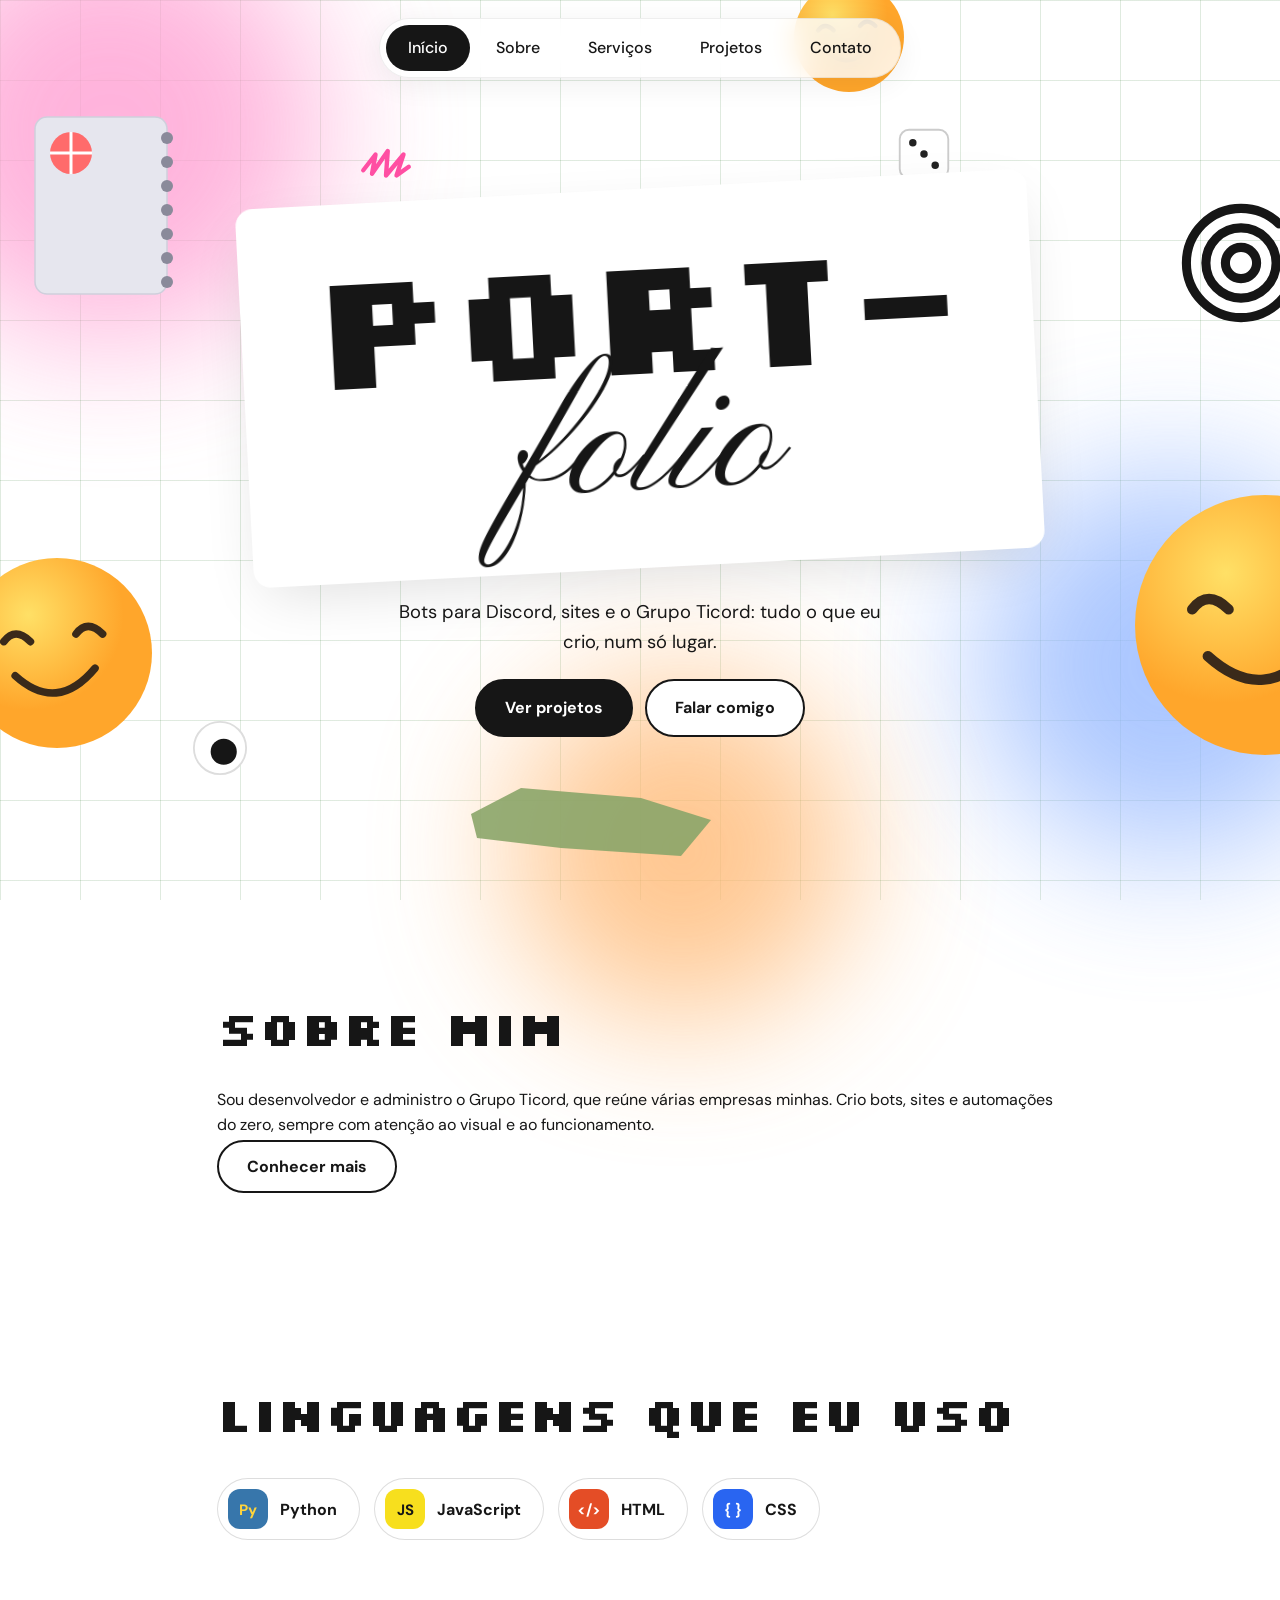
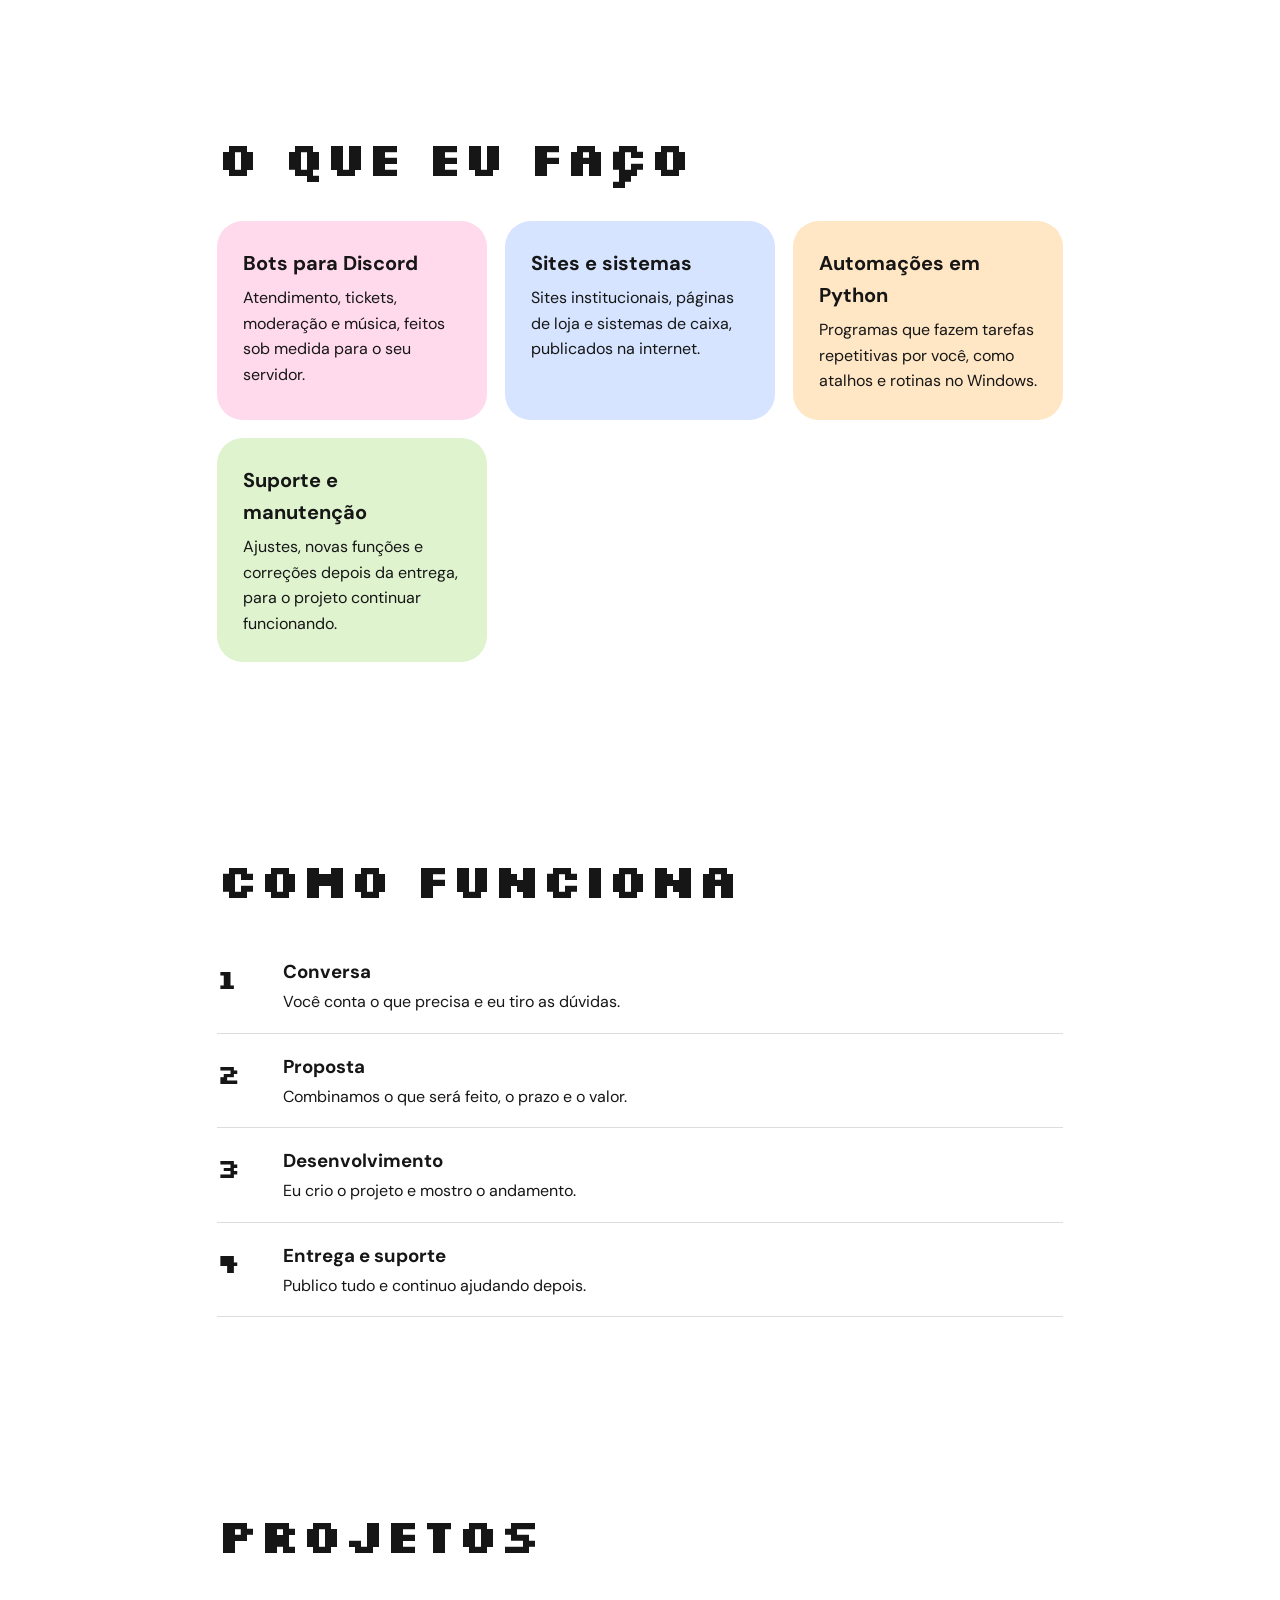
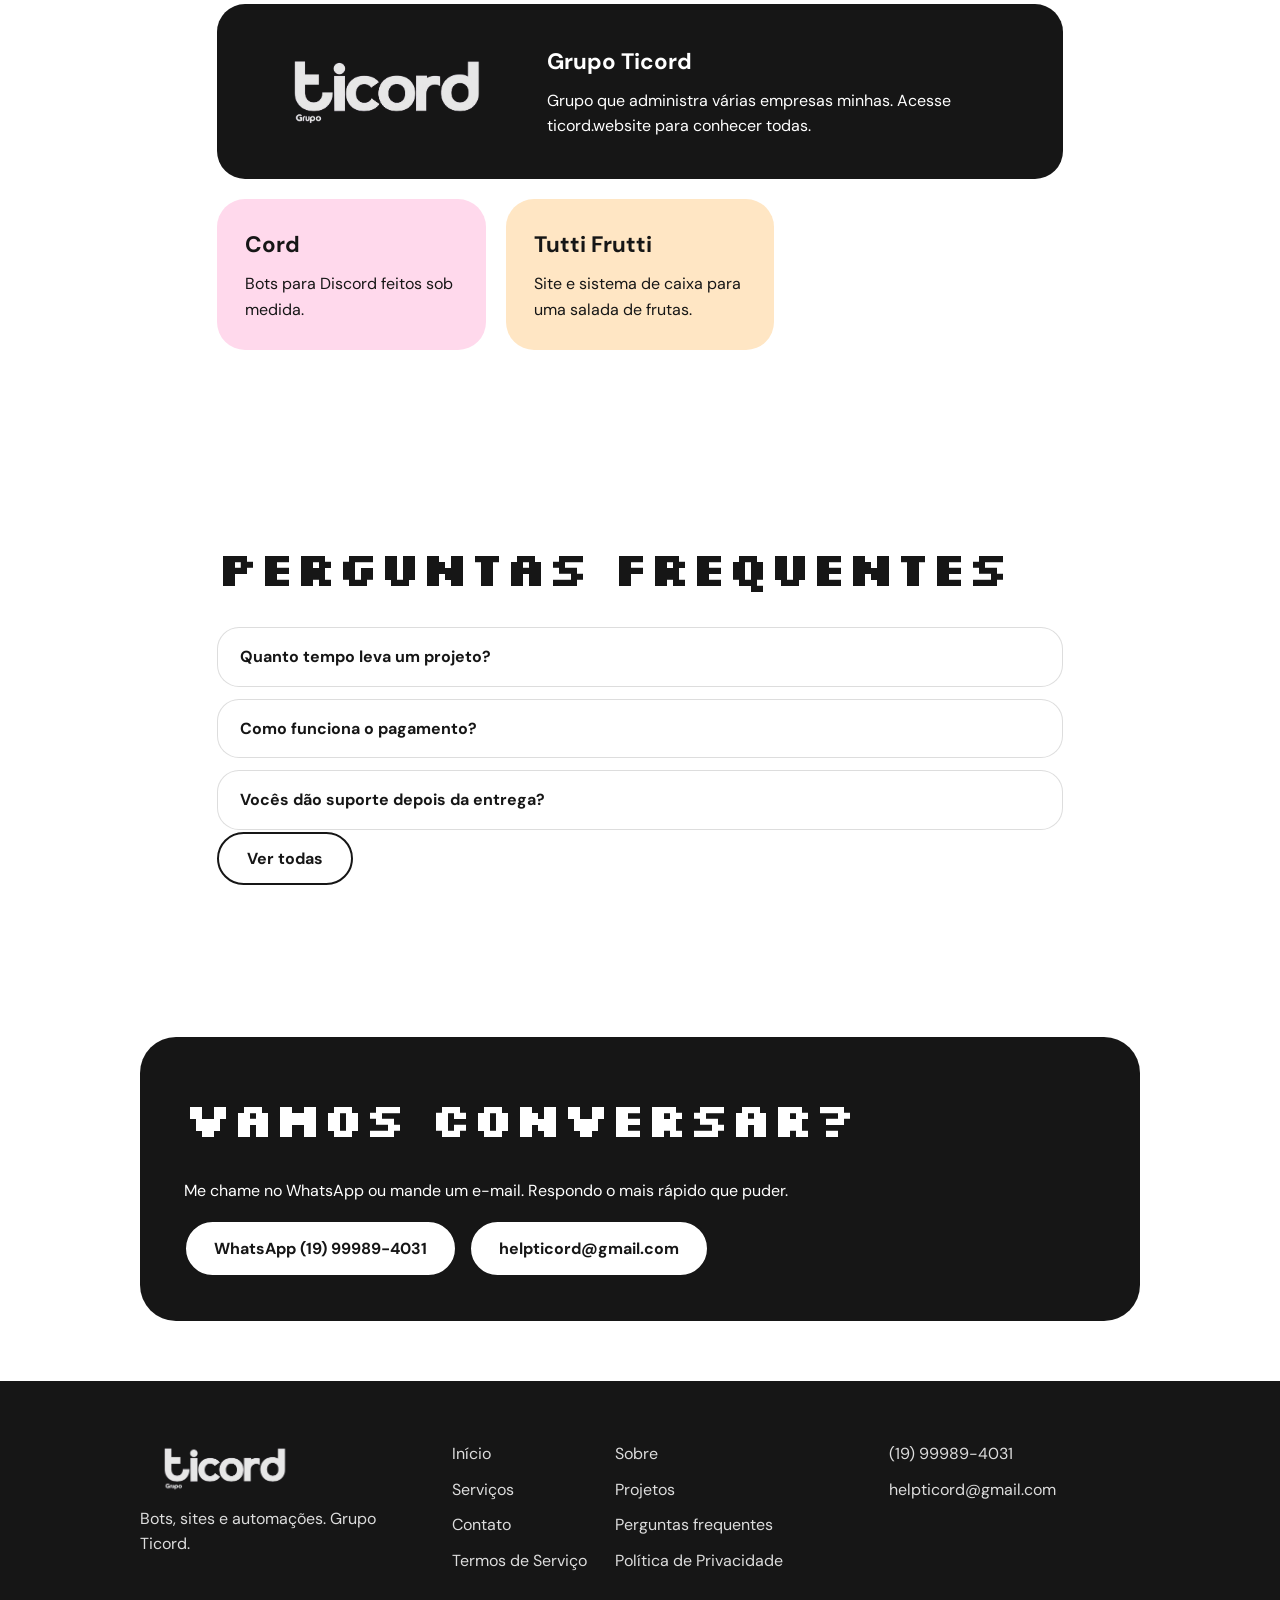
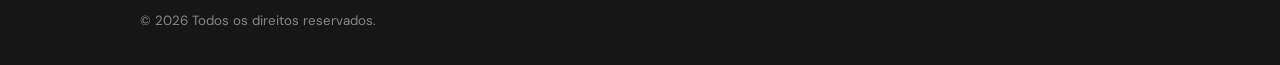
<file: portfolio/index.html>
<!DOCTYPE html><html lang="pt-BR"><head><meta charset="utf-8"><meta name="viewport" content="width=device-width,initial-scale=1"><title>Pagina Inicial</title><link rel="icon" type="image/svg+xml" href="favicon.svg">
<link rel="stylesheet" href="https://fonts.googleapis.com/css2?family=DM+Sans:wght@400;500;700&family=Pinyon+Script&family=Silkscreen:wght@400;700&display=swap"><link rel="stylesheet" href="style.css"></head><body>
<svg width="0" height="0" style="position:absolute"><defs><radialGradient id="gy" cx=".35" cy=".3"><stop offset="0" stop-color="#ffe066"/><stop offset="1" stop-color="#ffa62b"/></radialGradient></defs><symbol id="sm" viewBox="0 0 100 100"><circle cx="50" cy="50" r="50" fill="url(#gy)"/><g fill="none" stroke="#3a2a1a" stroke-width="4" stroke-linecap="round"><path d="M22 44q6-8 14 0M60 40q6-8 14 0M28 62q22 20 42-4"/></g></symbol></svg>
<header class="hero">
<svg class="fl" style="--w:110px;left:62%;top:-2%;--d:1.4;--t:.2s" viewBox="0 0 100 100"><use href="#sm" width="100" height="100"/></svg>
<svg class="fl" style="--w:190px;left:-3%;top:62%;--d:-1.2;--t:.4s;--r:-6deg" viewBox="0 0 100 100"><use href="#sm" width="100" height="100"/></svg>
<svg class="fl" style="--w:260px;right:-9%;top:55%;--d:1;--t:.6s" viewBox="0 0 100 100"><use href="#sm" width="100" height="100"/></svg>
<svg class="fl" style="--w:150px;left:2%;top:12%;--d:2;--t:.5s;--r:-10deg" viewBox="0 0 100 130"><rect x="6" y="6" width="88" height="118" rx="8" fill="#e6e6ee" stroke="#cfcfdc"/><g fill="#8a8a9a"><circle cx="94" cy="20" r="4"/><circle cx="94" cy="36" r="4"/><circle cx="94" cy="52" r="4"/><circle cx="94" cy="68" r="4"/><circle cx="94" cy="84" r="4"/><circle cx="94" cy="100" r="4"/><circle cx="94" cy="116" r="4"/></g><circle cx="30" cy="30" r="14" fill="#ff6b6b"/><path d="M30 16v28M16 30h28" stroke="#fff" stroke-width="2"/></svg>
<svg class="fl" style="--w:70px;left:28%;top:16%;--d:2.4;--t:.8s" viewBox="0 0 80 60"><path d="M6 30l14-18-4 22 18-26-2 28 20-24-8 24 14-10" fill="none" stroke="#ff4fa3" stroke-width="5" stroke-linecap="round" stroke-linejoin="round"/></svg>
<svg class="fl" style="--w:56px;left:70%;top:14%;--d:2;--t:.7s;--r:25deg" viewBox="0 0 60 60"><rect x="4" y="4" width="52" height="52" rx="10" fill="#fff" stroke="#ccc" stroke-width="2"/><g fill="#222"><circle cx="18" cy="18" r="4"/><circle cx="42" cy="42" r="4"/><circle cx="30" cy="30" r="4"/></g></svg>
<svg class="fl" style="--w:96px;left:68%;top:30%;--d:1.8;--t:.9s;--r:-12deg" viewBox="0 0 80 80"><rect x="6" y="6" width="68" height="68" rx="10" fill="#ffd23f" stroke="#e0a800" stroke-width="4"/><text x="40" y="58" font-size="46" font-weight="700" text-anchor="middle" fill="#fff" font-family="Silkscreen">?</text></svg>
<svg class="fl" style="--w:130px;right:-2%;top:22%;--d:-1.6;--t:1s" viewBox="0 0 100 100"><g fill="none" stroke="#161616" stroke-width="7" stroke-linecap="round"><circle cx="50" cy="50" r="42" stroke-dasharray="230 40"/><circle cx="50" cy="50" r="27"/><circle cx="50" cy="50" r="12"/></g></svg>
<svg class="fl" style="--w:56px;left:15%;top:80%;--d:2.2;--t:1.1s" viewBox="0 0 60 60"><circle cx="30" cy="30" r="28" fill="#fff" stroke="#ddd" stroke-width="2"/><circle cx="34" cy="34" r="14" fill="#161616"/></svg>
<svg class="fl" style="--w:260px;left:36%;bottom:4%;--d:1.2;--t:.9s;--r:-4deg" viewBox="0 0 260 90"><path d="M10 40l50-26 120 10 70 22-30 36-120-8-84-10z" fill="#8ba66a" opacity=".9"/></svg>
<div style="position:relative"><div class="sticker"><h1><span class="px">Port-</span><span class="sc">folio</span></h1></div>
<p class="sub">Bots para Discord, sites e o Grupo Ticord: tudo o que eu crio, num só lugar.</p>
<div class="btns"><a class="btn dk" href="projects.html">Ver projetos</a><a class="btn" href="contact.html">Falar comigo</a></div></div>
</header><section class="s"><h2>Sobre mim</h2><p>Sou desenvolvedor e administro o Grupo Ticord, que reúne várias empresas minhas. Crio bots, sites e automações do zero, sempre com atenção ao visual e ao funcionamento.</p><p><a class="btn" href="about.html">Conhecer mais</a></p></section><section class="s"><h2>Linguagens que eu uso</h2><div class="langs"><div class="lang"><svg viewBox="0 0 40 40"><rect width="40" height="40" rx="12" fill="#3776ab"/><text x="20" y="26" text-anchor="middle" font-size="15" font-weight="700" fill="#ffd43b" font-family="DM Sans">Py</text></svg>Python</div><div class="lang"><svg viewBox="0 0 40 40"><rect width="40" height="40" rx="12" fill="#f7df1e"/><text x="20" y="26" text-anchor="middle" font-size="15" font-weight="700" fill="#161616" font-family="DM Sans">JS</text></svg>JavaScript</div><div class="lang"><svg viewBox="0 0 40 40"><rect width="40" height="40" rx="12" fill="#e44d26"/><text x="20" y="26" text-anchor="middle" font-size="15" font-weight="700" fill="#fff" font-family="DM Sans">&lt;/&gt;</text></svg>HTML</div><div class="lang"><svg viewBox="0 0 40 40"><rect width="40" height="40" rx="12" fill="#2965f1"/><text x="20" y="26" text-anchor="middle" font-size="15" font-weight="700" fill="#fff" font-family="DM Sans">{ }</text></svg>CSS</div></div></section><section class="s"><h2>O que eu faço</h2><div class="g"><div class="box c1"><h3>Bots para Discord</h3><p>Atendimento, tickets, moderação e música, feitos sob medida para o seu servidor.</p></div><div class="box c2"><h3>Sites e sistemas</h3><p>Sites institucionais, páginas de loja e sistemas de caixa, publicados na internet.</p></div><div class="box c3"><h3>Automações em Python</h3><p>Programas que fazem tarefas repetitivas por você, como atalhos e rotinas no Windows.</p></div><div class="box c4"><h3>Suporte e manutenção</h3><p>Ajustes, novas funções e correções depois da entrega, para o projeto continuar funcionando.</p></div></div></section><section class="s"><h2>Como funciona</h2><div class="step"><b>1</b><div><h3>Conversa</h3><p>Você conta o que precisa e eu tiro as dúvidas.</p></div></div><div class="step"><b>2</b><div><h3>Proposta</h3><p>Combinamos o que será feito, o prazo e o valor.</p></div></div><div class="step"><b>3</b><div><h3>Desenvolvimento</h3><p>Eu crio o projeto e mostro o andamento.</p></div></div><div class="step"><b>4</b><div><h3>Entrega e suporte</h3><p>Publico tudo e continuo ajudando depois.</p></div></div></section><section class="s"><h2>Projetos</h2><div class="cards"><a class="card big" href="https://ticord.website" target="_blank" rel="noopener"><img src="ticord.png" alt="Grupo Ticord"><div><h3>Grupo Ticord</h3><p>Grupo que administra várias empresas minhas. Acesse ticord.website para conhecer todas.</p></div></a><a class="card c1" href="#"><h3>Cord</h3><p>Bots para Discord feitos sob medida.</p></a><a class="card c3" href="#"><h3>Tutti Frutti</h3><p>Site e sistema de caixa para uma salada de frutas.</p></a></div></section><section class="s"><h2>Perguntas frequentes</h2><details><summary>Quanto tempo leva um projeto?</summary><p>Depende do tamanho. Um bot simples pode ficar pronto em poucos dias, e um site completo leva mais tempo. O prazo é combinado antes de começar.</p></details><details><summary>Como funciona o pagamento?</summary><p>Valores e forma de pagamento são combinados na proposta, antes do início do trabalho.</p></details><details><summary>Vocês dão suporte depois da entrega?</summary><p>Sim. Faço ajustes e correções depois da entrega, e novas funções podem ser combinadas à parte.</p></details><p><a class="btn" href="faq.html">Ver todas</a></p></section><div class="band"><h2>Vamos conversar?</h2><p>Me chame no WhatsApp ou mande um e-mail. Respondo o mais rápido que puder.</p><div class="btns" style="justify-content:flex-start"><a class="btn" href="https://wa.me/5519999894031">WhatsApp (19) 99989-4031</a><a class="btn" href="mailto:helpticord@gmail.com">helpticord@gmail.com</a></div></div><script src="script.js"></script></body></html>
</file>
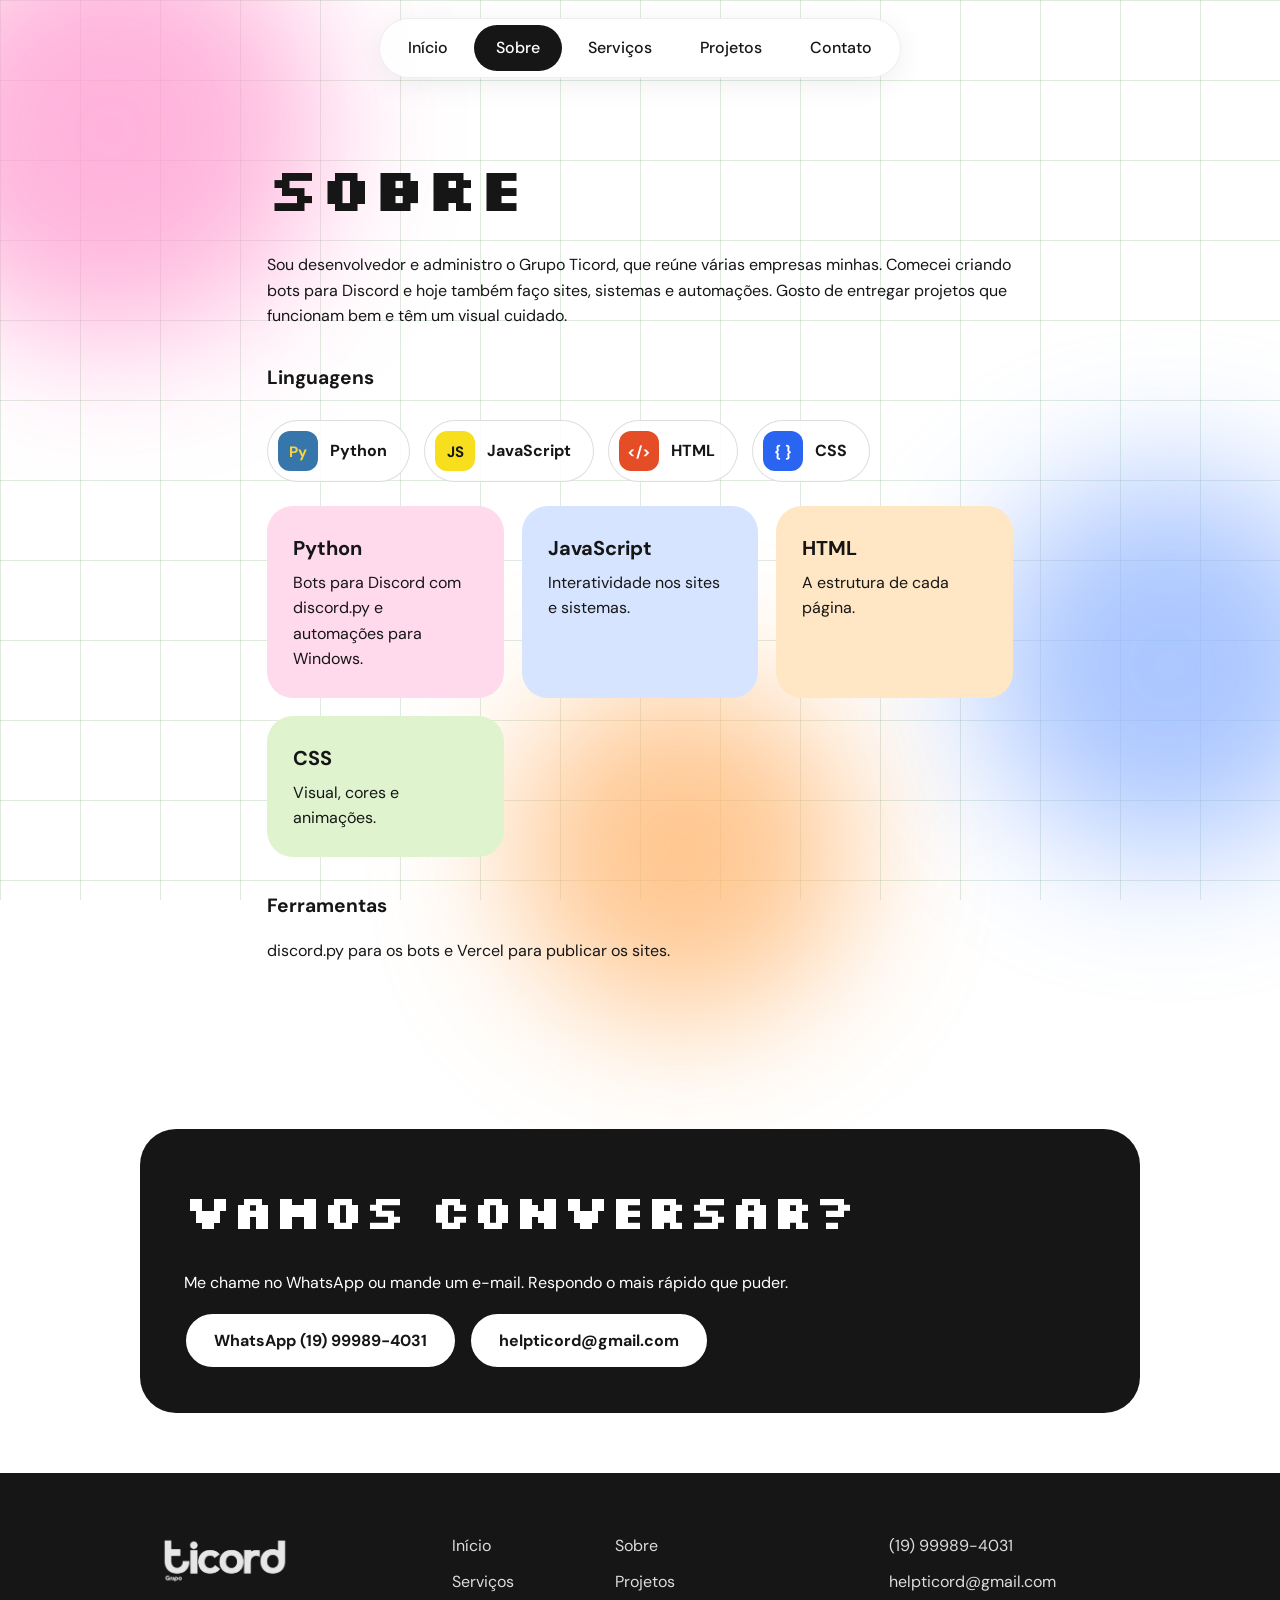
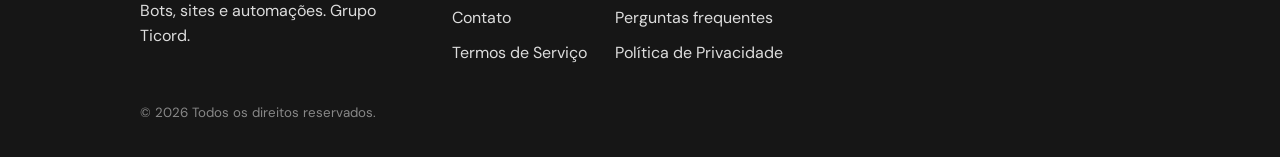
<file: portfolio/about.html>
<!DOCTYPE html><html lang="pt-BR"><head><meta charset="utf-8"><meta name="viewport" content="width=device-width,initial-scale=1"><title>Sobre</title><link rel="icon" type="image/svg+xml" href="favicon.svg">
<link rel="stylesheet" href="https://fonts.googleapis.com/css2?family=DM+Sans:wght@400;500;700&family=Pinyon+Script&family=Silkscreen:wght@400;700&display=swap"><link rel="stylesheet" href="style.css"></head><body>
<main class="page"><h1>Sobre</h1><p>Sou desenvolvedor e administro o Grupo Ticord, que reúne várias empresas minhas. Comecei criando bots para Discord e hoje também faço sites, sistemas e automações. Gosto de entregar projetos que funcionam bem e têm um visual cuidado.</p><h3>Linguagens</h3><div class="langs"><div class="lang"><svg viewBox="0 0 40 40"><rect width="40" height="40" rx="12" fill="#3776ab"/><text x="20" y="26" text-anchor="middle" font-size="15" font-weight="700" fill="#ffd43b" font-family="DM Sans">Py</text></svg>Python</div><div class="lang"><svg viewBox="0 0 40 40"><rect width="40" height="40" rx="12" fill="#f7df1e"/><text x="20" y="26" text-anchor="middle" font-size="15" font-weight="700" fill="#161616" font-family="DM Sans">JS</text></svg>JavaScript</div><div class="lang"><svg viewBox="0 0 40 40"><rect width="40" height="40" rx="12" fill="#e44d26"/><text x="20" y="26" text-anchor="middle" font-size="15" font-weight="700" fill="#fff" font-family="DM Sans">&lt;/&gt;</text></svg>HTML</div><div class="lang"><svg viewBox="0 0 40 40"><rect width="40" height="40" rx="12" fill="#2965f1"/><text x="20" y="26" text-anchor="middle" font-size="15" font-weight="700" fill="#fff" font-family="DM Sans">{ }</text></svg>CSS</div></div><div class="g"><div class="box c1"><h3>Python</h3><p>Bots para Discord com discord.py e automações para Windows.</p></div><div class="box c2"><h3>JavaScript</h3><p>Interatividade nos sites e sistemas.</p></div><div class="box c3"><h3>HTML</h3><p>A estrutura de cada página.</p></div><div class="box c4"><h3>CSS</h3><p>Visual, cores e animações.</p></div></div><h3>Ferramentas</h3><p>discord.py para os bots e Vercel para publicar os sites.</p></main><div class="band"><h2>Vamos conversar?</h2><p>Me chame no WhatsApp ou mande um e-mail. Respondo o mais rápido que puder.</p><div class="btns" style="justify-content:flex-start"><a class="btn" href="https://wa.me/5519999894031">WhatsApp (19) 99989-4031</a><a class="btn" href="mailto:helpticord@gmail.com">helpticord@gmail.com</a></div></div><script src="script.js"></script></body></html>
</file>
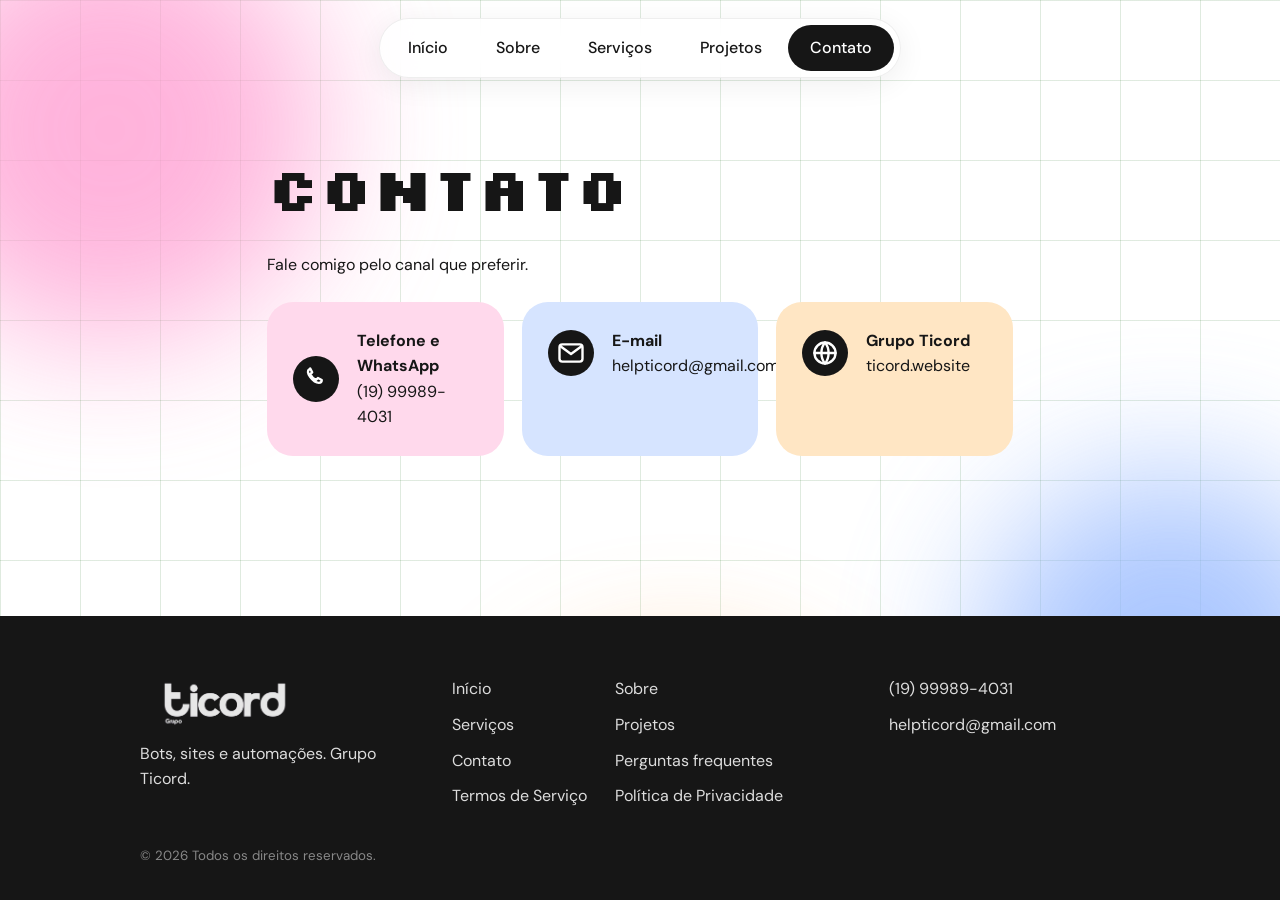
<file: portfolio/contact.html>
<!DOCTYPE html><html lang="pt-BR"><head><meta charset="utf-8"><meta name="viewport" content="width=device-width,initial-scale=1"><title>Contato</title><link rel="icon" type="image/svg+xml" href="favicon.svg">
<link rel="stylesheet" href="https://fonts.googleapis.com/css2?family=DM+Sans:wght@400;500;700&family=Pinyon+Script&family=Silkscreen:wght@400;700&display=swap"><link rel="stylesheet" href="style.css"></head><body>
<main class="page"><h1>Contato</h1><p>Fale comigo pelo canal que preferir.</p><div class="g"><div class="box c1"><a class="ct" href="https://wa.me/5519999894031"><svg viewBox="0 0 48 48"><circle cx="24" cy="24" r="24" fill="#161616"/><g fill="none" stroke="#fff" stroke-width="2.5" stroke-linecap="round" stroke-linejoin="round"><path d="M17 14c-2 1-2 4 1 8s6 6 9 6c2 0 3-1 3-3l-4-2-2 2c-2-1-5-4-6-6l2-2-2-4z"/></g></svg><span><b>Telefone e WhatsApp</b>(19) 99989-4031</span></a></div><div class="box c2"><a class="ct" href="mailto:helpticord@gmail.com"><svg viewBox="0 0 48 48"><circle cx="24" cy="24" r="24" fill="#161616"/><g fill="none" stroke="#fff" stroke-width="2.5" stroke-linecap="round" stroke-linejoin="round"><rect x="12" y="15" width="24" height="18" rx="3"/><path d="M13 17l11 8 11-8"/></g></svg><span><b>E-mail</b>helpticord@gmail.com</span></a></div><div class="box c3"><a class="ct" href="https://ticord.website" target="_blank" rel="noopener"><svg viewBox="0 0 48 48"><circle cx="24" cy="24" r="24" fill="#161616"/><g fill="none" stroke="#fff" stroke-width="2.5" stroke-linecap="round" stroke-linejoin="round"><circle cx="24" cy="24" r="11"/><path d="M13 24h22M24 13c5 6 5 16 0 22M24 13c-5 6-5 16 0 22"/></g></svg><span><b>Grupo Ticord</b>ticord.website</span></a></div></div></main><script src="script.js"></script></body></html>
</file>
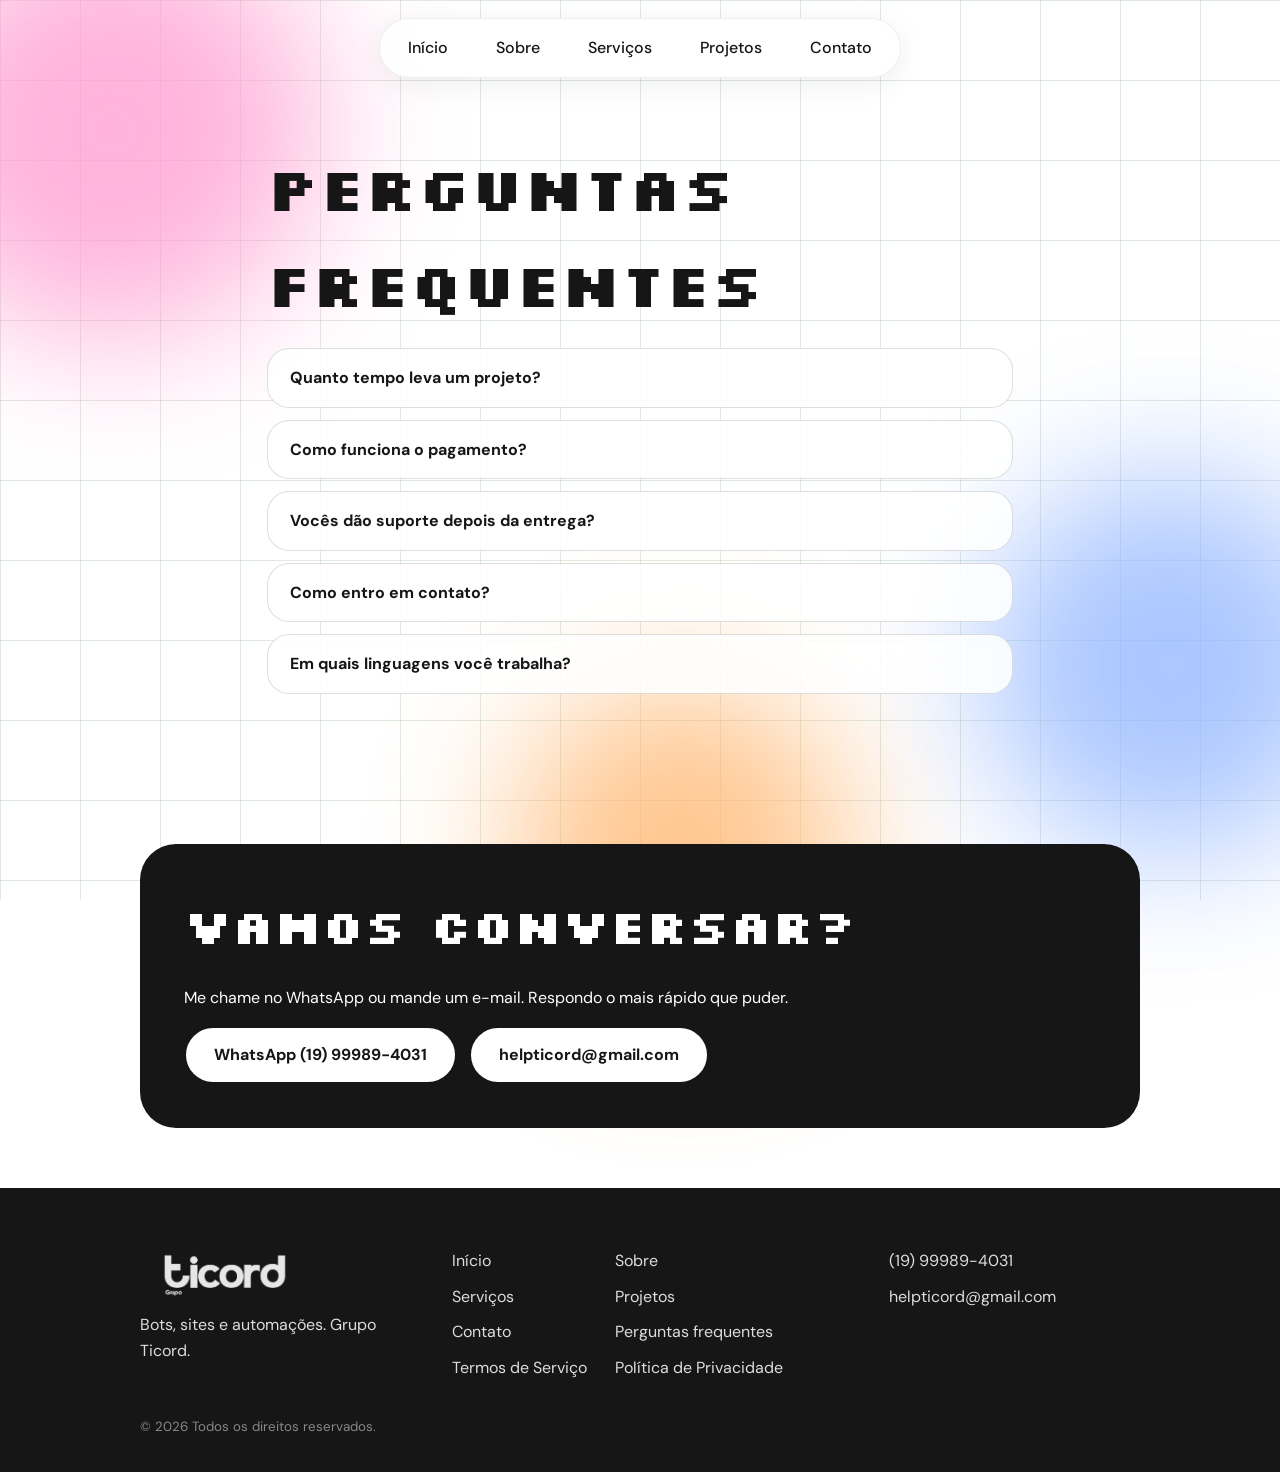
<file: portfolio/faq.html>
<!DOCTYPE html><html lang="pt-BR"><head><meta charset="utf-8"><meta name="viewport" content="width=device-width,initial-scale=1"><title>Perguntas frequentes</title><link rel="icon" type="image/svg+xml" href="favicon.svg">
<link rel="stylesheet" href="https://fonts.googleapis.com/css2?family=DM+Sans:wght@400;500;700&family=Pinyon+Script&family=Silkscreen:wght@400;700&display=swap"><link rel="stylesheet" href="style.css"></head><body>
<main class="page"><h1>Perguntas frequentes</h1><details><summary>Quanto tempo leva um projeto?</summary><p>Depende do tamanho. Um bot simples pode ficar pronto em poucos dias, e um site completo leva mais tempo. O prazo é combinado antes de começar.</p></details><details><summary>Como funciona o pagamento?</summary><p>Valores e forma de pagamento são combinados na proposta, antes do início do trabalho.</p></details><details><summary>Vocês dão suporte depois da entrega?</summary><p>Sim. Faço ajustes e correções depois da entrega, e novas funções podem ser combinadas à parte.</p></details><details><summary>Como entro em contato?</summary><p>Pelo WhatsApp (19) 99989-4031 ou pelo e-mail helpticord@gmail.com.</p></details><details><summary>Em quais linguagens você trabalha?</summary><p>Python, JavaScript, HTML e CSS.</p></details></main><div class="band"><h2>Vamos conversar?</h2><p>Me chame no WhatsApp ou mande um e-mail. Respondo o mais rápido que puder.</p><div class="btns" style="justify-content:flex-start"><a class="btn" href="https://wa.me/5519999894031">WhatsApp (19) 99989-4031</a><a class="btn" href="mailto:helpticord@gmail.com">helpticord@gmail.com</a></div></div><script src="script.js"></script></body></html>
</file>
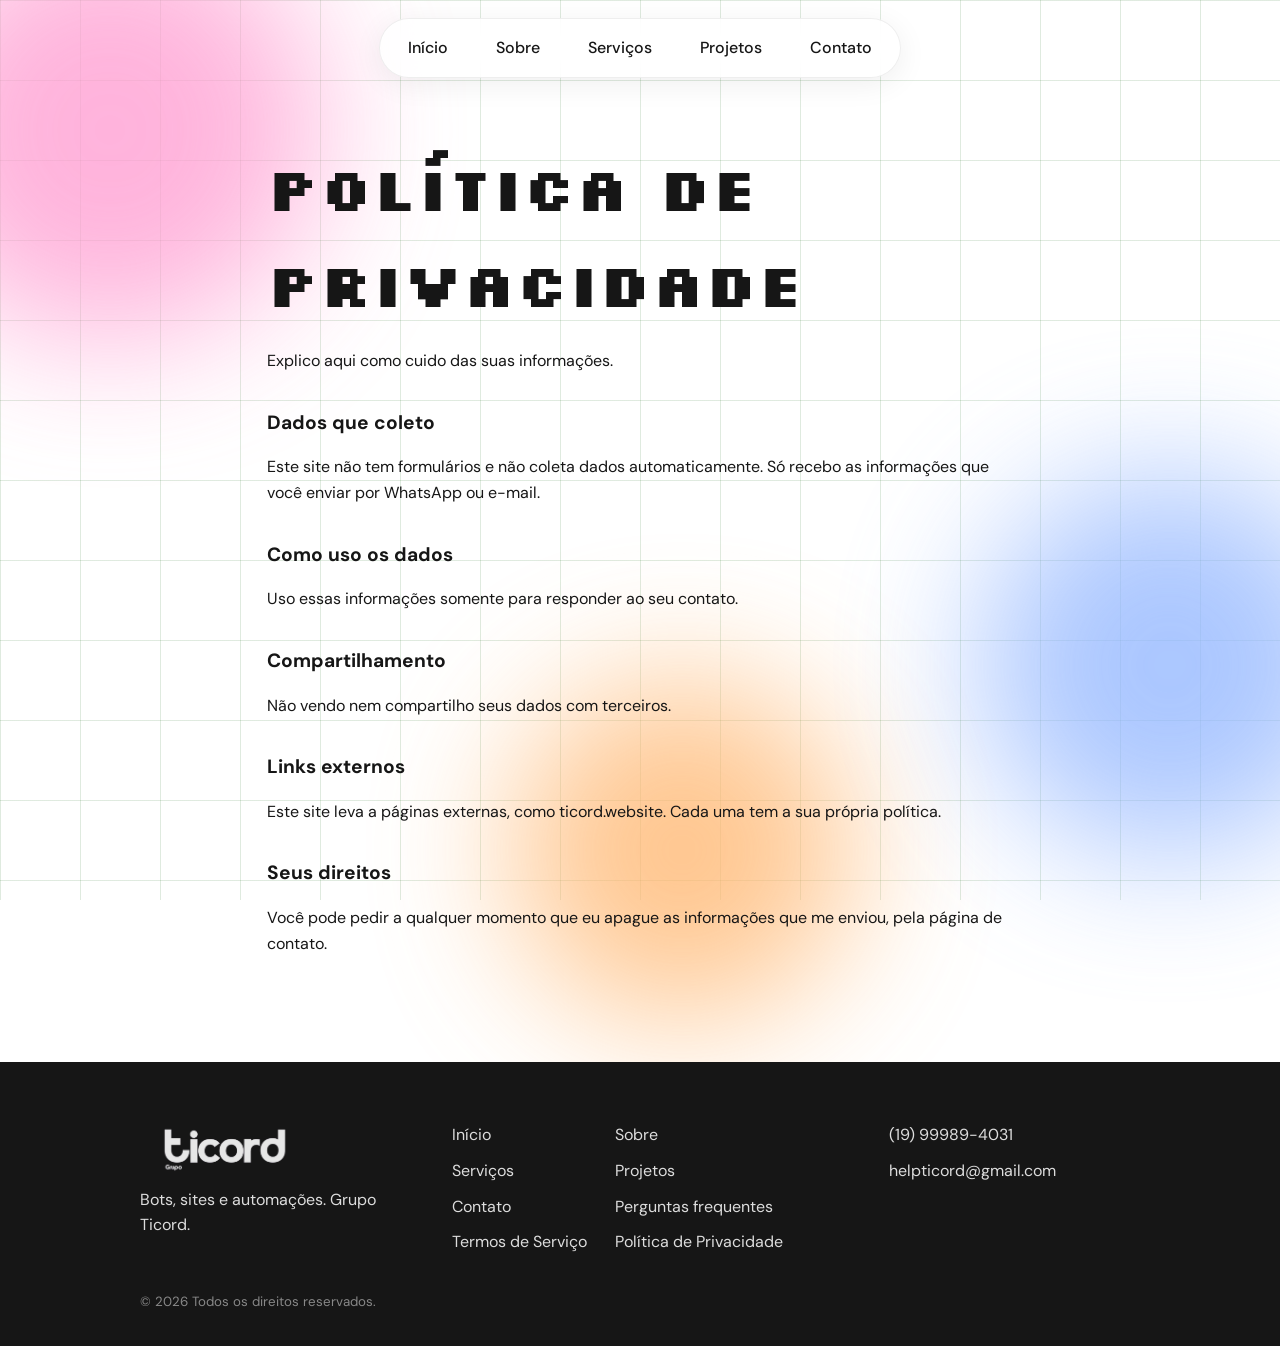
<file: portfolio/privacy.html>
<!DOCTYPE html><html lang="pt-BR"><head><meta charset="utf-8"><meta name="viewport" content="width=device-width,initial-scale=1"><title>Política de Privacidade</title><link rel="icon" type="image/svg+xml" href="favicon.svg">
<link rel="stylesheet" href="https://fonts.googleapis.com/css2?family=DM+Sans:wght@400;500;700&family=Pinyon+Script&family=Silkscreen:wght@400;700&display=swap"><link rel="stylesheet" href="style.css"></head><body>
<main class="page"><h1>Política de Privacidade</h1><p>Explico aqui como cuido das suas informações.</p>
<h3>Dados que coleto</h3><p>Este site não tem formulários e não coleta dados automaticamente. Só recebo as informações que você enviar por WhatsApp ou e-mail.</p>
<h3>Como uso os dados</h3><p>Uso essas informações somente para responder ao seu contato.</p>
<h3>Compartilhamento</h3><p>Não vendo nem compartilho seus dados com terceiros.</p>
<h3>Links externos</h3><p>Este site leva a páginas externas, como ticord.website. Cada uma tem a sua própria política.</p>
<h3>Seus direitos</h3><p>Você pode pedir a qualquer momento que eu apague as informações que me enviou, pela página de contato.</p></main>
<script src="script.js"></script></body></html>
</file>
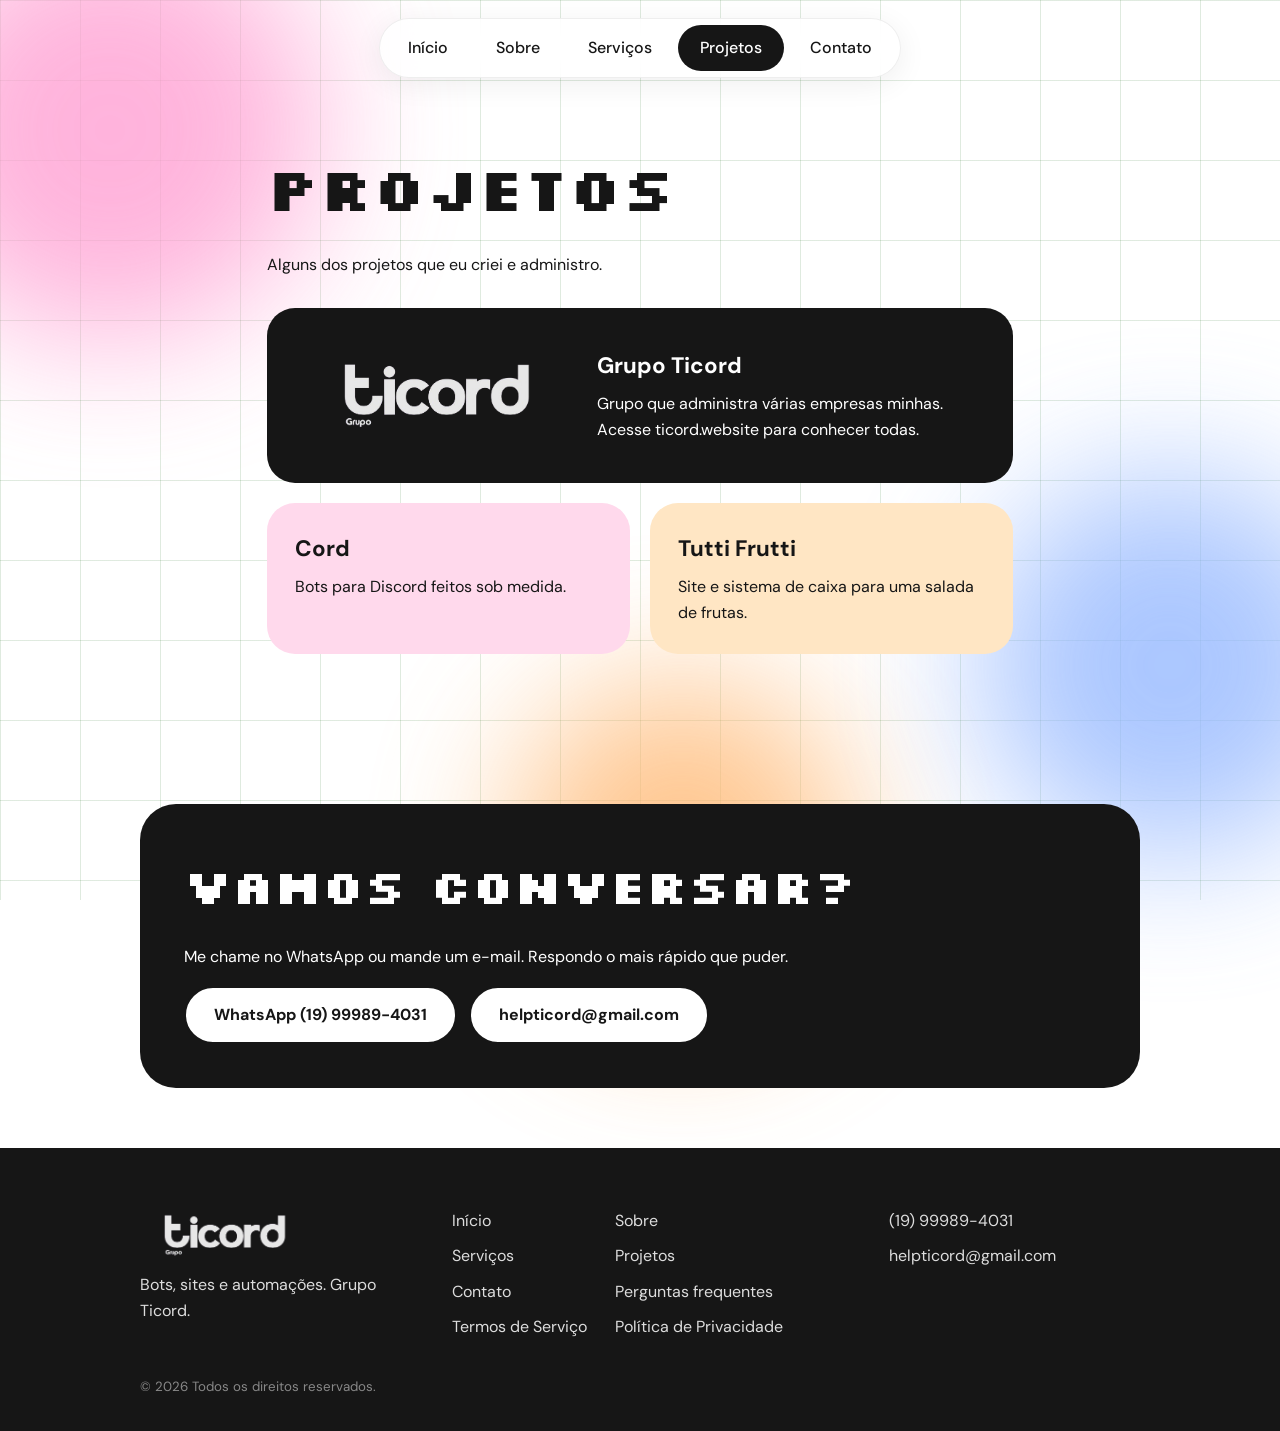
<file: portfolio/projects.html>
<!DOCTYPE html><html lang="pt-BR"><head><meta charset="utf-8"><meta name="viewport" content="width=device-width,initial-scale=1"><title>Projetos</title><link rel="icon" type="image/svg+xml" href="favicon.svg">
<link rel="stylesheet" href="https://fonts.googleapis.com/css2?family=DM+Sans:wght@400;500;700&family=Pinyon+Script&family=Silkscreen:wght@400;700&display=swap"><link rel="stylesheet" href="style.css"></head><body>
<main class="page"><h1>Projetos</h1><p>Alguns dos projetos que eu criei e administro.</p><div class="cards"><a class="card big" href="https://ticord.website" target="_blank" rel="noopener"><img src="ticord.png" alt="Grupo Ticord"><div><h3>Grupo Ticord</h3><p>Grupo que administra várias empresas minhas. Acesse ticord.website para conhecer todas.</p></div></a><a class="card c1" href="#"><h3>Cord</h3><p>Bots para Discord feitos sob medida.</p></a><a class="card c3" href="#"><h3>Tutti Frutti</h3><p>Site e sistema de caixa para uma salada de frutas.</p></a></div></main><div class="band"><h2>Vamos conversar?</h2><p>Me chame no WhatsApp ou mande um e-mail. Respondo o mais rápido que puder.</p><div class="btns" style="justify-content:flex-start"><a class="btn" href="https://wa.me/5519999894031">WhatsApp (19) 99989-4031</a><a class="btn" href="mailto:helpticord@gmail.com">helpticord@gmail.com</a></div></div><script src="script.js"></script></body></html>
</file>
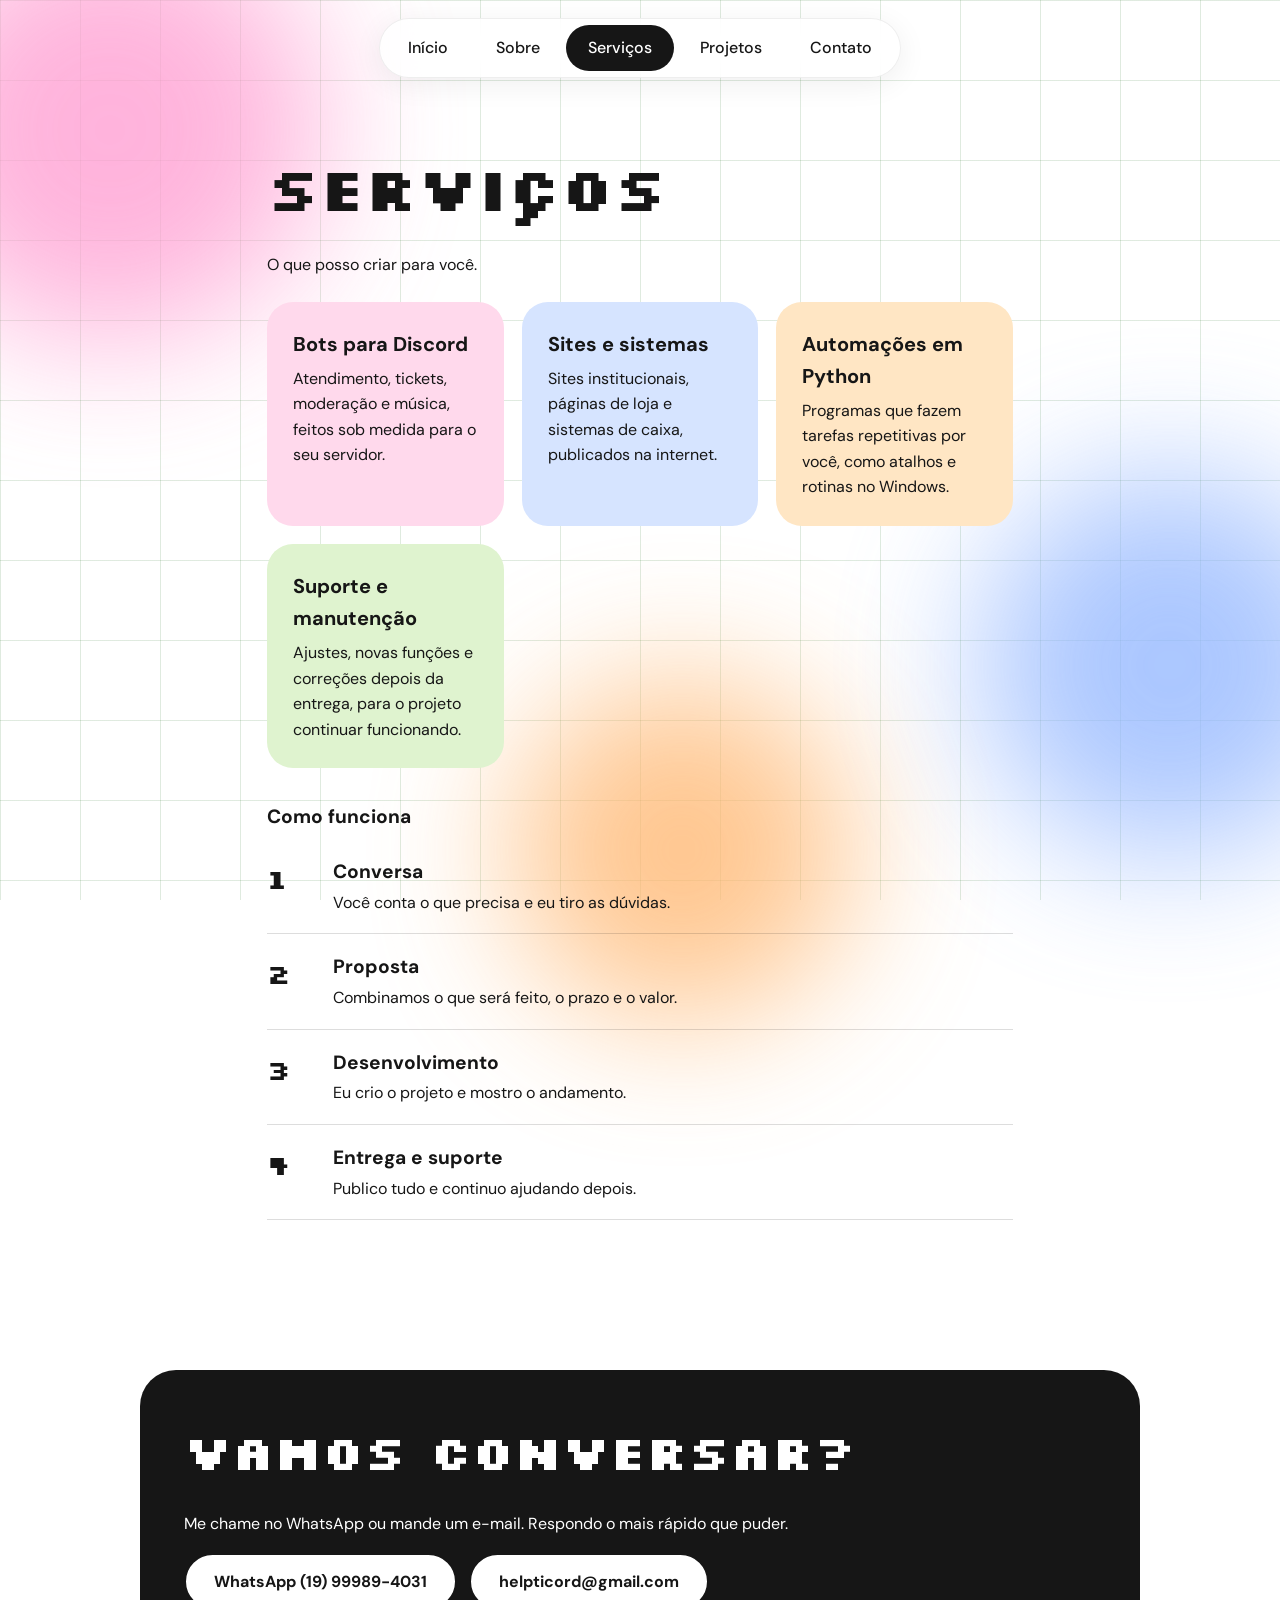
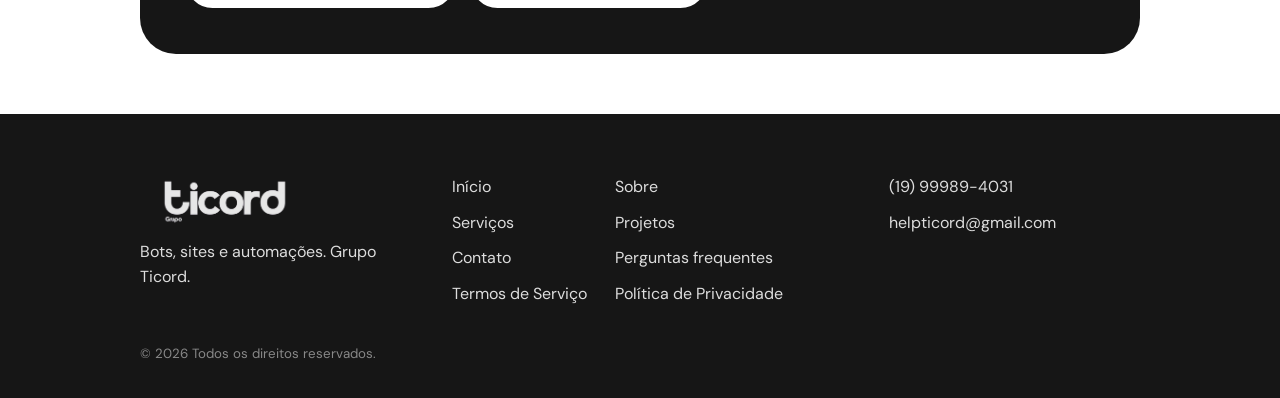
<file: portfolio/services.html>
<!DOCTYPE html><html lang="pt-BR"><head><meta charset="utf-8"><meta name="viewport" content="width=device-width,initial-scale=1"><title>Serviços</title><link rel="icon" type="image/svg+xml" href="favicon.svg">
<link rel="stylesheet" href="https://fonts.googleapis.com/css2?family=DM+Sans:wght@400;500;700&family=Pinyon+Script&family=Silkscreen:wght@400;700&display=swap"><link rel="stylesheet" href="style.css"></head><body>
<main class="page"><h1>Serviços</h1><p>O que posso criar para você.</p><div class="g"><div class="box c1"><h3>Bots para Discord</h3><p>Atendimento, tickets, moderação e música, feitos sob medida para o seu servidor.</p></div><div class="box c2"><h3>Sites e sistemas</h3><p>Sites institucionais, páginas de loja e sistemas de caixa, publicados na internet.</p></div><div class="box c3"><h3>Automações em Python</h3><p>Programas que fazem tarefas repetitivas por você, como atalhos e rotinas no Windows.</p></div><div class="box c4"><h3>Suporte e manutenção</h3><p>Ajustes, novas funções e correções depois da entrega, para o projeto continuar funcionando.</p></div></div><h3>Como funciona</h3><div class="step"><b>1</b><div><h3>Conversa</h3><p>Você conta o que precisa e eu tiro as dúvidas.</p></div></div><div class="step"><b>2</b><div><h3>Proposta</h3><p>Combinamos o que será feito, o prazo e o valor.</p></div></div><div class="step"><b>3</b><div><h3>Desenvolvimento</h3><p>Eu crio o projeto e mostro o andamento.</p></div></div><div class="step"><b>4</b><div><h3>Entrega e suporte</h3><p>Publico tudo e continuo ajudando depois.</p></div></div></main><div class="band"><h2>Vamos conversar?</h2><p>Me chame no WhatsApp ou mande um e-mail. Respondo o mais rápido que puder.</p><div class="btns" style="justify-content:flex-start"><a class="btn" href="https://wa.me/5519999894031">WhatsApp (19) 99989-4031</a><a class="btn" href="mailto:helpticord@gmail.com">helpticord@gmail.com</a></div></div><script src="script.js"></script></body></html>
</file>
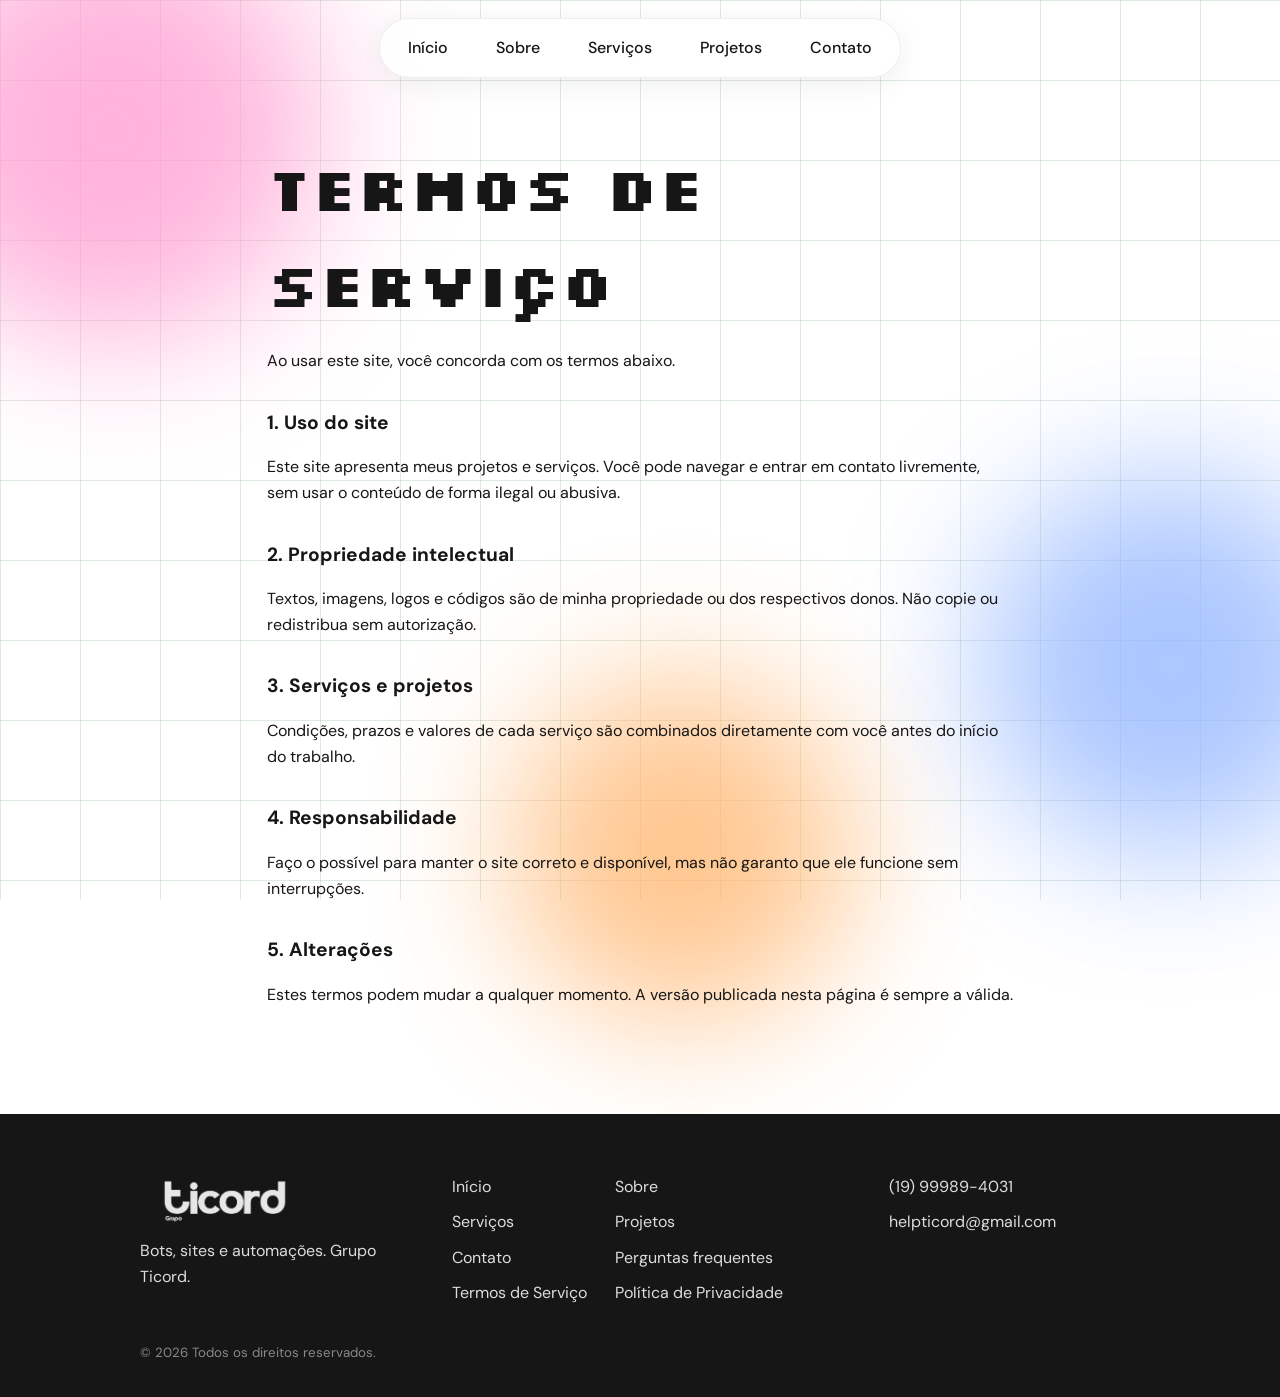
<file: portfolio/terms.html>
<!DOCTYPE html><html lang="pt-BR"><head><meta charset="utf-8"><meta name="viewport" content="width=device-width,initial-scale=1"><title>Termos de Serviço</title><link rel="icon" type="image/svg+xml" href="favicon.svg">
<link rel="stylesheet" href="https://fonts.googleapis.com/css2?family=DM+Sans:wght@400;500;700&family=Pinyon+Script&family=Silkscreen:wght@400;700&display=swap"><link rel="stylesheet" href="style.css"></head><body>
<main class="page"><h1>Termos de Serviço</h1><p>Ao usar este site, você concorda com os termos abaixo.</p>
<h3>1. Uso do site</h3><p>Este site apresenta meus projetos e serviços. Você pode navegar e entrar em contato livremente, sem usar o conteúdo de forma ilegal ou abusiva.</p>
<h3>2. Propriedade intelectual</h3><p>Textos, imagens, logos e códigos são de minha propriedade ou dos respectivos donos. Não copie ou redistribua sem autorização.</p>
<h3>3. Serviços e projetos</h3><p>Condições, prazos e valores de cada serviço são combinados diretamente com você antes do início do trabalho.</p>
<h3>4. Responsabilidade</h3><p>Faço o possível para manter o site correto e disponível, mas não garanto que ele funcione sem interrupções.</p>
<h3>5. Alterações</h3><p>Estes termos podem mudar a qualquer momento. A versão publicada nesta página é sempre a válida.</p></main>
<script src="script.js"></script></body></html>
</file>
<file: portfolio/style.css>
:root{--ink:#161616;--p:#ff7ab8;--o:#ffa04d;--b:#7aa5ff;--y:#ffd23f}
*{box-sizing:border-box}html{scroll-behavior:auto}
body{margin:0;font-family:'DM Sans',sans-serif;color:var(--ink);background:#fff;overflow-x:hidden;line-height:1.6}
body.hc,body.hc *{cursor:none!important}
.grid{position:fixed;inset:0;z-index:-2;background:linear-gradient(#1612 1px,transparent 1px) 0 0/80px 80px,linear-gradient(90deg,#1612 1px,transparent 1px) 0 0/80px 80px,#fff}
.blob{position:fixed;z-index:-1;border-radius:50%;filter:blur(70px);opacity:.75;animation:drift 14s ease-in-out infinite alternate}
@keyframes drift{to{transform:translate(60px,-40px) scale(1.15)}}
nav.pill{position:fixed;top:18px;left:50%;transform:translateX(-50%);z-index:1000;display:flex;gap:4px;padding:6px;border-radius:999px;background:#fffc;backdrop-filter:blur(14px);box-shadow:0 6px 30px #0001;border:1px solid #0001}
nav.pill a{padding:10px 22px;border-radius:999px;color:var(--ink);text-decoration:none;font-weight:500;transition:background .25s,color .25s}
nav.pill a:hover{background:#0001}nav.pill a.on{background:var(--ink);color:#fff}
.hero{min-height:100vh;position:relative;display:grid;place-items:center;overflow:hidden;text-align:center;padding:100px 5vw 60px}
.fl{position:absolute;width:var(--w,80px);height:auto;translate:calc(var(--mx,0px)*var(--d,1)) calc(var(--my,0px)*var(--d,1));animation:fl 6s ease-in-out infinite;pointer-events:none;opacity:0;animation-name:pop,fl;animation-duration:.9s,6s;animation-delay:var(--t,0s),calc(var(--t,0s) + .9s);animation-fill-mode:forwards,none}
@keyframes pop{from{opacity:0;scale:.3}to{opacity:1;scale:1}}
@keyframes fl{50%{transform:translateY(-16px) rotate(var(--r,6deg))}}
.sticker{position:relative;background:#fff;padding:36px 56px 30px;transform:rotate(-3deg);border-radius:6px;box-shadow:0 0 0 14px #fff,0 20px 60px #0002;animation:drop 1s cubic-bezier(.2,1.4,.4,1) both}
@keyframes drop{from{opacity:0;transform:rotate(-12deg) translateY(-80px)}}
.sticker h1{margin:0;line-height:.85;font-weight:400}
.px{font-family:'Silkscreen',monospace;font-weight:700;font-size:clamp(64px,13vw,170px);letter-spacing:-.04em}
.sc{font-family:'Pinyon Script',cursive;font-size:clamp(70px,14vw,180px);display:block;margin-top:-.05em}
.sub{margin:44px auto 22px;max-width:520px;font-size:1.15rem;position:relative}
.btns{display:flex;gap:12px;justify-content:center;flex-wrap:wrap;position:relative}
.btn{padding:14px 28px;border-radius:999px;border:2px solid var(--ink);text-decoration:none;color:var(--ink);font-weight:700;background:#fff;transition:transform .25s,background .25s,color .25s}
.btn:hover{transform:scale(1.06)}.btn.dk{background:var(--ink);color:#fff}
section.s{padding:90px 6vw;max-width:1000px;margin:auto}
h2{font-family:'Silkscreen',monospace;font-size:clamp(28px,5vw,48px);margin:0 0 20px;font-weight:700}
.langs{display:flex;flex-wrap:wrap;gap:14px;margin-top:26px}
.lang{display:flex;align-items:center;gap:12px;padding:10px 22px 10px 10px;border-radius:999px;background:#fffd;border:1px solid #0002;font-weight:700}
.lang svg{width:40px;height:40px}
.page{max-width:900px;margin:auto;padding:140px 6vw 90px}
.page h1{font-family:'Silkscreen',monospace;font-size:clamp(34px,6vw,60px);margin:0 0 16px}
.page h3{margin:34px 0 6px;font-size:1.2rem}.page p,.page li{max-width:70ch}
.cards{display:grid;grid-template-columns:repeat(auto-fit,minmax(250px,1fr));gap:20px;margin-top:30px}
.card{border-radius:28px;padding:28px;text-decoration:none;color:var(--ink);transition:transform .3s;display:block}
.card:hover{transform:translateY(-6px) rotate(-1deg)}
.card h3{margin:0 0 8px;font-size:1.4rem}.card p{margin:0}
.card.big{grid-column:1/-1;background:var(--ink);color:#fff;padding:40px;display:flex;gap:30px;align-items:center;flex-wrap:wrap}
.card.big img{width:min(260px,60%);height:auto}.card.big div{flex:1;min-width:240px}
.c1{background:#ffd9ec}.c2{background:#d6e4ff}.c3{background:#ffe6c4}
form{display:grid;gap:14px;margin-top:26px}
input,textarea{font:inherit;padding:16px 20px;border-radius:22px;border:2px solid var(--ink);background:#fff}
textarea{min-height:150px;resize:vertical}
.fw{max-width:1000px;margin:auto;display:flex;justify-content:space-between;gap:30px;flex-wrap:wrap;align-items:center}
footer img{width:170px;display:block;transition:transform .3s}footer a:hover img{transform:scale(1.05)}
footer ul{list-style:none;margin:0;padding:0;display:flex;gap:10px 26px;flex-wrap:wrap}
footer ul a{color:#ddd;text-decoration:none}footer ul a:hover{color:#fff;text-decoration:underline}
footer small{display:block;max-width:1000px;margin:36px auto 0;color:#888}
a:focus-visible,input:focus-visible,textarea:focus-visible{outline:3px solid var(--b);outline-offset:3px}
@media(max-width:640px){nav.pill a{padding:9px 14px}.sticker{padding:24px 28px}}
@media(prefers-reduced-motion:reduce){*{animation:none!important}.fl{opacity:1}}
.dot{position:fixed;left:-8px;top:-8px;width:16px;height:16px;border-radius:50%;background:#161616;pointer-events:none;z-index:999;transition:scale .2s}
body{min-height:100vh;display:flex;flex-direction:column}
.hero,section.s,.page,.band{width:100%}
footer{background:#161616;color:#ddd;padding:60px 6vw 34px;margin-top:auto}
.g{display:grid;grid-template-columns:repeat(auto-fit,minmax(230px,1fr));gap:18px;margin-top:24px}
.box{border-radius:26px;padding:26px}.box h3{margin:0 0 6px;font-size:1.25rem}.box p{margin:0}
.c4{background:#dff3cf}
.step{display:flex;gap:18px;align-items:flex-start;padding:18px 0;border-bottom:1px solid #0002}
.step b{font-family:'Silkscreen',monospace;font-size:1.7rem;min-width:48px}.step h3{margin:0}.step p{margin:2px 0 0}
details{border-radius:22px;background:#fffd;border:1px solid #0002;padding:16px 22px;margin-top:12px}
summary{font-weight:700;list-style:none}summary::-webkit-details-marker{display:none}details p{margin:10px 0 0}
.band{background:#161616;color:#fff;border-radius:36px;padding:44px;max-width:1000px;margin:60px auto}
.band h2{margin-top:0}.band a{color:#fff}.band .btn{color:#161616}
.ct{display:flex;gap:18px;align-items:center;text-decoration:none;color:var(--ink)}
.ct svg{width:46px;height:46px;flex:none}.ct b{display:block}
.fc{color:#ddd;text-decoration:none}.fw>div{max-width:260px}.fw p{margin:10px 0 0}
.dot{pointer-events:none!important;opacity:0;transition:opacity .2s}.dot.on{opacity:1}
.fw{display:grid;grid-template-columns:1.1fr 1.6fr 1fr;gap:36px;align-items:start}
.fw>div{max-width:none}
.fw ul{display:grid;grid-template-columns:repeat(2,auto);gap:10px 28px;justify-content:start}
@media(max-width:760px){.fw{grid-template-columns:1fr}}
.page,section.s{margin:0 auto}
footer{margin-top:auto}
main.page{flex:1 0 auto}
</file>
